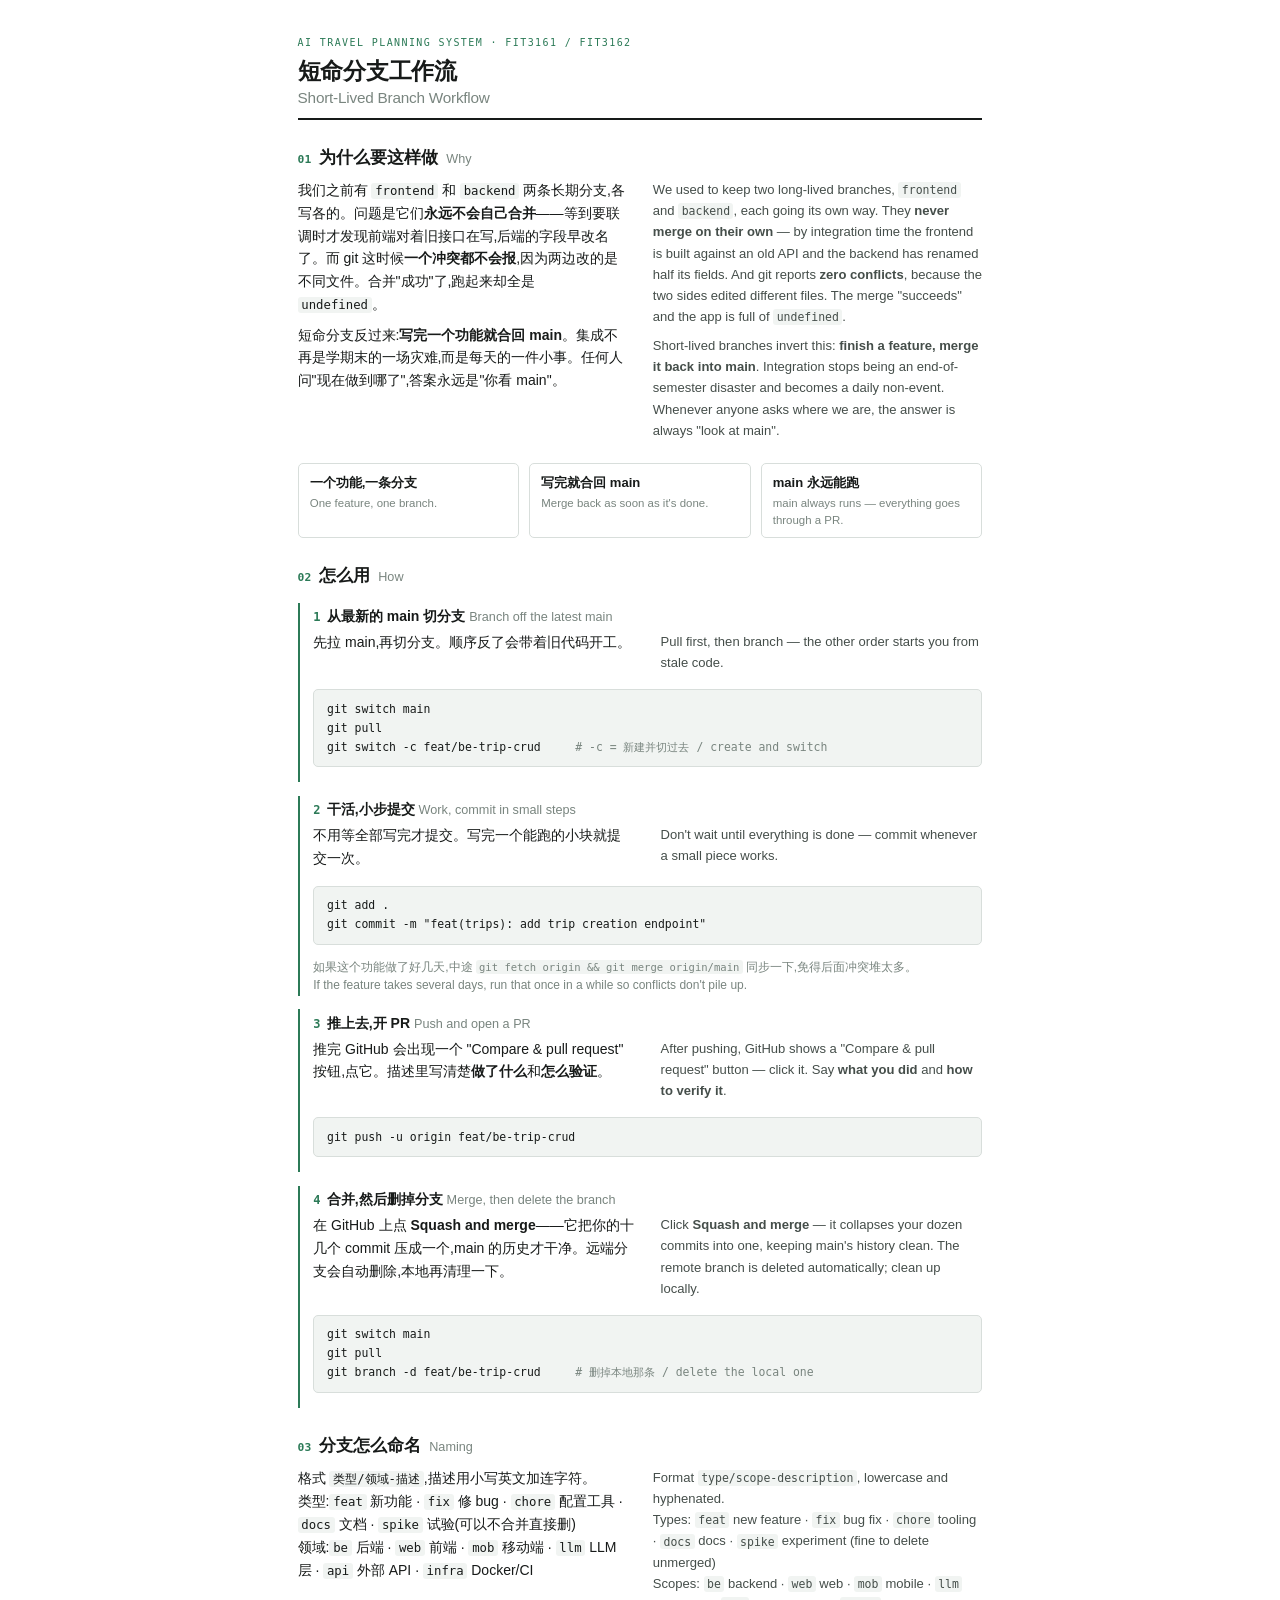
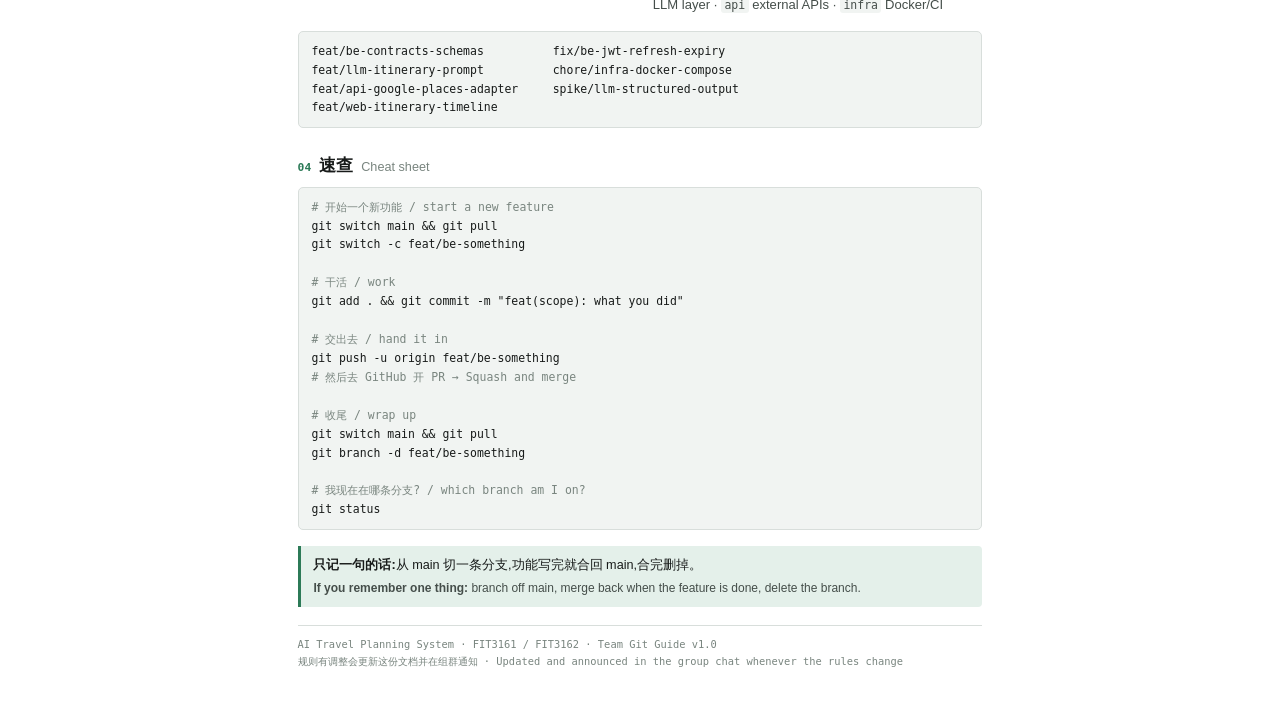
<file: guide file/git-guide.html>
<!DOCTYPE html>
<html lang="zh">
<head>
<meta charset="utf-8">
<meta name="viewport" content="width=device-width, initial-scale=1">
<title>短命分支工作流 · Short-Lived Branch Workflow</title>
<style>
:root{
  --ink:#171A19;
  --ink-2:#454E4A;
  --ink-3:#79857F;
  --line:#D8DEDB;
  --main:#2C7A57;
  --main-soft:#E4F0EA;
  --feat:#B4682C;
  --code-bg:#F1F4F2;
  --f-body:"Noto Sans CJK SC","Noto Sans SC",-apple-system,"PingFang SC","Microsoft YaHei",sans-serif;
  --f-mono:"DejaVu Sans Mono",ui-monospace,Menlo,Consolas,monospace;
}
*{box-sizing:border-box}
html,body{background:#fff;color:var(--ink)}
body{font-family:var(--f-body);font-size:10.5pt;line-height:1.62;margin:0;
  padding:0 0 2rem;-webkit-font-smoothing:antialiased}
.page{max-width:46rem;margin:0 auto;padding:2.2rem 1.6rem 0}

header{border-bottom:2px solid var(--ink);padding-bottom:.7rem;margin-bottom:1.4rem}
.kick{font-family:var(--f-mono);font-size:7.5pt;letter-spacing:.14em;
  text-transform:uppercase;color:var(--main);margin:0 0 .35rem}
h1{font-size:17pt;line-height:1.25;margin:0;font-weight:700;letter-spacing:-.01em}
h1 .alt{display:block;font-size:11.5pt;font-weight:500;color:var(--ink-3);margin-top:.15rem}

h2{font-size:12.5pt;font-weight:700;margin:1.5rem 0 .1rem;
  display:flex;align-items:baseline;gap:.5rem;page-break-after:avoid}
h2 .n{font-family:var(--f-mono);font-size:8.5pt;color:var(--main);font-weight:600}
h2 .alt{font-size:9.5pt;font-weight:500;color:var(--ink-3)}

.bi{display:grid;grid-template-columns:1fr 1fr;gap:0 1.6rem;margin:.5rem 0 .2rem}
.bi > div > p{margin:0 0 .5rem}
.bi .en{color:var(--ink-2)}
.bi .en p{font-size:9.8pt}
p,li{orphans:3;widows:3}
h2 + .bi{page-break-inside:avoid}
@media (max-width:640px){.bi{grid-template-columns:1fr;gap:0}
  .bi .en{border-top:1px dotted var(--line);padding-top:.5rem;margin-top:.2rem}}

pre{background:var(--code-bg);border:1px solid var(--line);border-radius:5px;
  padding:.6rem .8rem;margin:.5rem 0 .85rem;font-family:var(--f-mono);
  font-size:8.6pt;line-height:1.65;overflow-x:auto;page-break-inside:avoid;color:var(--ink)}
pre i{color:var(--ink-3);font-style:normal}
code{font-family:var(--f-mono);font-size:.88em;background:var(--code-bg);
  padding:.08em .3em;border-radius:3px}

.step{border-left:2px solid var(--main);padding:.15rem 0 .1rem .85rem;
  margin:.85rem 0;page-break-inside:avoid}
.step .h{font-weight:700;font-size:10.5pt;margin:0 0 .1rem}
.step .h .num{font-family:var(--f-mono);color:var(--main);margin-right:.4rem;font-size:9pt}
.step .h .alt{font-weight:500;color:var(--ink-3);font-size:9.5pt}
.step .bi{margin:.2rem 0 .1rem}
.tip{font-size:9pt;color:var(--ink-3);margin:.35rem 0 0;line-height:1.5}

.rules{display:grid;grid-template-columns:repeat(3,1fr);gap:.6rem;margin:.85rem 0 .3rem}
@media (max-width:640px){.rules{grid-template-columns:1fr}}
.rule{border:1px solid var(--line);border-radius:5px;padding:.55rem .7rem;
  page-break-inside:avoid}
.rule b{display:block;font-size:9.8pt;margin-bottom:.1rem}
.rule .alt{display:block;font-size:8.6pt;color:var(--ink-3);line-height:1.45}

.note{background:var(--main-soft);border-left:3px solid var(--main);
  padding:.55rem .8rem;border-radius:0 4px 4px 0;margin:1rem 0;
  font-size:9.5pt;page-break-inside:avoid}
.note p{margin:0 0 .25rem}
.note p:last-child{margin:0;color:var(--ink-2);font-size:9pt}

footer{margin-top:1.1rem;padding-top:.6rem;border-top:1px solid var(--line);
  font-family:var(--f-mono);font-size:7.8pt;color:var(--ink-3);line-height:1.7}

@page{size:A4;margin:14mm 13mm}
@media print{.page{max-width:none;padding:0}}
</style>
</head>
<body>
<div class="page">

<header>
  <p class="kick">AI Travel Planning System · FIT3161 / FIT3162</p>
  <h1>短命分支工作流<span class="alt">Short-Lived Branch Workflow</span></h1>
</header>

<h2><span class="n">01</span>为什么要这样做<span class="alt">Why</span></h2>
<div class="bi">
  <div class="zh">
    <p>我们之前有 <code>frontend</code> 和 <code>backend</code> 两条长期分支,各写各的。问题是它们<strong>永远不会自己合并</strong>——等到要联调时才发现前端对着旧接口在写,后端的字段早改名了。而 git 这时候<strong>一个冲突都不会报</strong>,因为两边改的是不同文件。合并"成功"了,跑起来却全是 <code>undefined</code>。</p>
    <p>短命分支反过来:<strong>写完一个功能就合回 main</strong>。集成不再是学期末的一场灾难,而是每天的一件小事。任何人问"现在做到哪了",答案永远是"你看 main"。</p>
  </div>
  <div class="en">
    <p>We used to keep two long-lived branches, <code>frontend</code> and <code>backend</code>, each going its own way. They <strong>never merge on their own</strong> — by integration time the frontend is built against an old API and the backend has renamed half its fields. And git reports <strong>zero conflicts</strong>, because the two sides edited different files. The merge "succeeds" and the app is full of <code>undefined</code>.</p>
    <p>Short-lived branches invert this: <strong>finish a feature, merge it back into main</strong>. Integration stops being an end-of-semester disaster and becomes a daily non-event. Whenever anyone asks where we are, the answer is always "look at main".</p>
  </div>
</div>

<div class="rules">
  <div class="rule">
    <b>一个功能,一条分支</b>
    <span class="alt">One feature, one branch.</span>
  </div>
  <div class="rule">
    <b>写完就合回 main</b>
    <span class="alt">Merge back as soon as it's done.</span>
  </div>
  <div class="rule">
    <b>main 永远能跑</b>
    <span class="alt">main always runs — everything goes through a PR.</span>
  </div>
</div>

<h2><span class="n">02</span>怎么用<span class="alt">How</span></h2>

<div class="step">
  <p class="h"><span class="num">1</span>从最新的 main 切分支 <span class="alt">Branch off the latest main</span></p>
  <div class="bi">
    <div class="zh"><p>先拉 main,再切分支。顺序反了会带着旧代码开工。</p></div>
    <div class="en"><p>Pull first, then branch — the other order starts you from stale code.</p></div>
  </div>
<pre>git switch main
git pull
git switch -c feat/be-trip-crud     <i># -c = 新建并切过去 / create and switch</i></pre>
</div>

<div class="step">
  <p class="h"><span class="num">2</span>干活,小步提交 <span class="alt">Work, commit in small steps</span></p>
  <div class="bi">
    <div class="zh"><p>不用等全部写完才提交。写完一个能跑的小块就提交一次。</p></div>
    <div class="en"><p>Don't wait until everything is done — commit whenever a small piece works.</p></div>
  </div>
<pre>git add .
git commit -m "feat(trips): add trip creation endpoint"</pre>
  <p class="tip">如果这个功能做了好几天,中途 <code>git fetch origin &amp;&amp; git merge origin/main</code> 同步一下,免得后面冲突堆太多。<br>
  If the feature takes several days, run that once in a while so conflicts don't pile up.</p>
</div>

<div class="step">
  <p class="h"><span class="num">3</span>推上去,开 PR <span class="alt">Push and open a PR</span></p>
  <div class="bi">
    <div class="zh"><p>推完 GitHub 会出现一个 "Compare &amp; pull request" 按钮,点它。描述里写清楚<strong>做了什么</strong>和<strong>怎么验证</strong>。</p></div>
    <div class="en"><p>After pushing, GitHub shows a "Compare &amp; pull request" button — click it. Say <strong>what you did</strong> and <strong>how to verify it</strong>.</p></div>
  </div>
<pre>git push -u origin feat/be-trip-crud</pre>
</div>

<div class="step">
  <p class="h"><span class="num">4</span>合并,然后删掉分支 <span class="alt">Merge, then delete the branch</span></p>
  <div class="bi">
    <div class="zh"><p>在 GitHub 上点 <strong>Squash and merge</strong>——它把你的十几个 commit 压成一个,main 的历史才干净。远端分支会自动删除,本地再清理一下。</p></div>
    <div class="en"><p>Click <strong>Squash and merge</strong> — it collapses your dozen commits into one, keeping main's history clean. The remote branch is deleted automatically; clean up locally.</p></div>
  </div>
<pre>git switch main
git pull
git branch -d feat/be-trip-crud     <i># 删掉本地那条 / delete the local one</i></pre>
</div>

<h2><span class="n">03</span>分支怎么命名<span class="alt">Naming</span></h2>
<div class="bi">
  <div class="zh"><p>格式 <code>类型/领域-描述</code>,描述用小写英文加连字符。<br>
  类型:<code>feat</code> 新功能 · <code>fix</code> 修 bug · <code>chore</code> 配置工具 · <code>docs</code> 文档 · <code>spike</code> 试验(可以不合并直接删)<br>
  领域:<code>be</code> 后端 · <code>web</code> 前端 · <code>mob</code> 移动端 · <code>llm</code> LLM 层 · <code>api</code> 外部 API · <code>infra</code> Docker/CI</p></div>
  <div class="en"><p>Format <code>type/scope-description</code>, lowercase and hyphenated.<br>
  Types: <code>feat</code> new feature · <code>fix</code> bug fix · <code>chore</code> tooling · <code>docs</code> docs · <code>spike</code> experiment (fine to delete unmerged)<br>
  Scopes: <code>be</code> backend · <code>web</code> web · <code>mob</code> mobile · <code>llm</code> LLM layer · <code>api</code> external APIs · <code>infra</code> Docker/CI</p></div>
</div>

<pre>feat/be-contracts-schemas          fix/be-jwt-refresh-expiry
feat/llm-itinerary-prompt          chore/infra-docker-compose
feat/api-google-places-adapter     spike/llm-structured-output
feat/web-itinerary-timeline</pre>

<h2><span class="n">04</span>速查<span class="alt">Cheat sheet</span></h2>
<pre><i># 开始一个新功能 / start a new feature</i>
git switch main &amp;&amp; git pull
git switch -c feat/be-something

<i># 干活 / work</i>
git add . &amp;&amp; git commit -m "feat(scope): what you did"

<i># 交出去 / hand it in</i>
git push -u origin feat/be-something
<i># 然后去 GitHub 开 PR → Squash and merge</i>

<i># 收尾 / wrap up</i>
git switch main &amp;&amp; git pull
git branch -d feat/be-something

<i># 我现在在哪条分支? / which branch am I on?</i>
git status</pre>

<div class="note">
  <p><strong>只记一句的话:</strong>从 main 切一条分支,功能写完就合回 main,合完删掉。</p>
  <p><strong>If you remember one thing:</strong> branch off main, merge back when the feature is done, delete the branch.</p>
</div>

<footer>
  AI Travel Planning System · FIT3161 / FIT3162 · Team Git Guide v1.0<br>
  规则有调整会更新这份文档并在组群通知 · Updated and announced in the group chat whenever the rules change
</footer>

</div>
</body>
</html>
</file>
